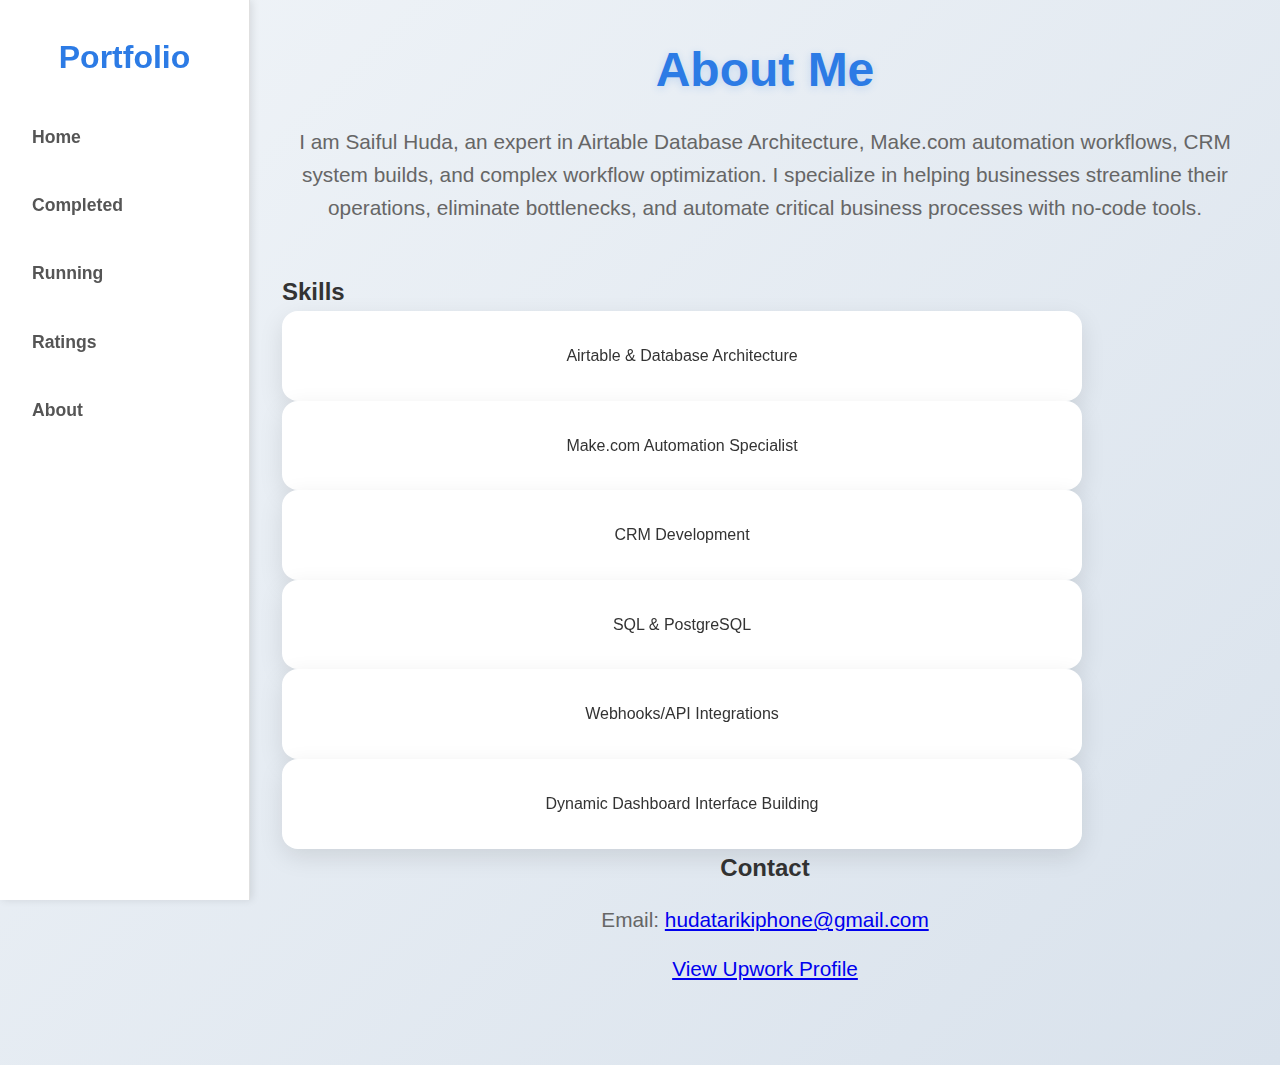
<file: about.html>
<!DOCTYPE html>
<html lang="en">
<head>
  <meta charset="UTF-8">
  <meta name="viewport" content="width=device-width, initial-scale=1.0">
  <title>About Me</title>
  <link rel="stylesheet" href="style.css">
</head>
<body>
  <nav class="sidebar">
    <h2>Portfolio</h2>
    <ul>
      <li><a href="index.html">Home</a></li>
      <li><a href="completed.html">Completed</a></li>
      <li><a href="running.html">Running</a></li>
      <li><a href="ratings.html">Ratings</a></li>
      <li><a href="about.html">About</a></li>
    </ul>
  </nav>

  <main class="content">
    <section class="home-hero">
      <h1>About Me</h1>
      <p>I am Saiful Huda, an expert in Airtable Database Architecture, Make.com automation workflows, CRM system builds, and complex workflow optimization. I specialize in helping businesses streamline their operations, eliminate bottlenecks, and automate critical business processes with no-code tools.</p>
    </section>

    <section>
      <h2>Skills</h2>
      <div class="skills-list">
        <div class="project-card">Airtable & Database Architecture</div>
        <div class="project-card">Make.com Automation Specialist</div>
        <div class="project-card">CRM Development</div>
        <div class="project-card">SQL & PostgreSQL</div>
        <div class="project-card">Webhooks/API Integrations</div>
        <div class="project-card">Dynamic Dashboard Interface Building</div>
      </div>
    </section>

    <section class="home-hero">
      <h2>Contact</h2>
      <p>Email: <a href="mailto:hudatarikiphone@gmail.com">hudatarikiphone@gmail.com</a></p>
      <p><a href="https://www.upwork.com/freelancers/~011f20223c409af559?mp_source=share" target="_blank">View Upwork Profile</a></p>
    </section>
  </main>
</body>
</html>
</file>
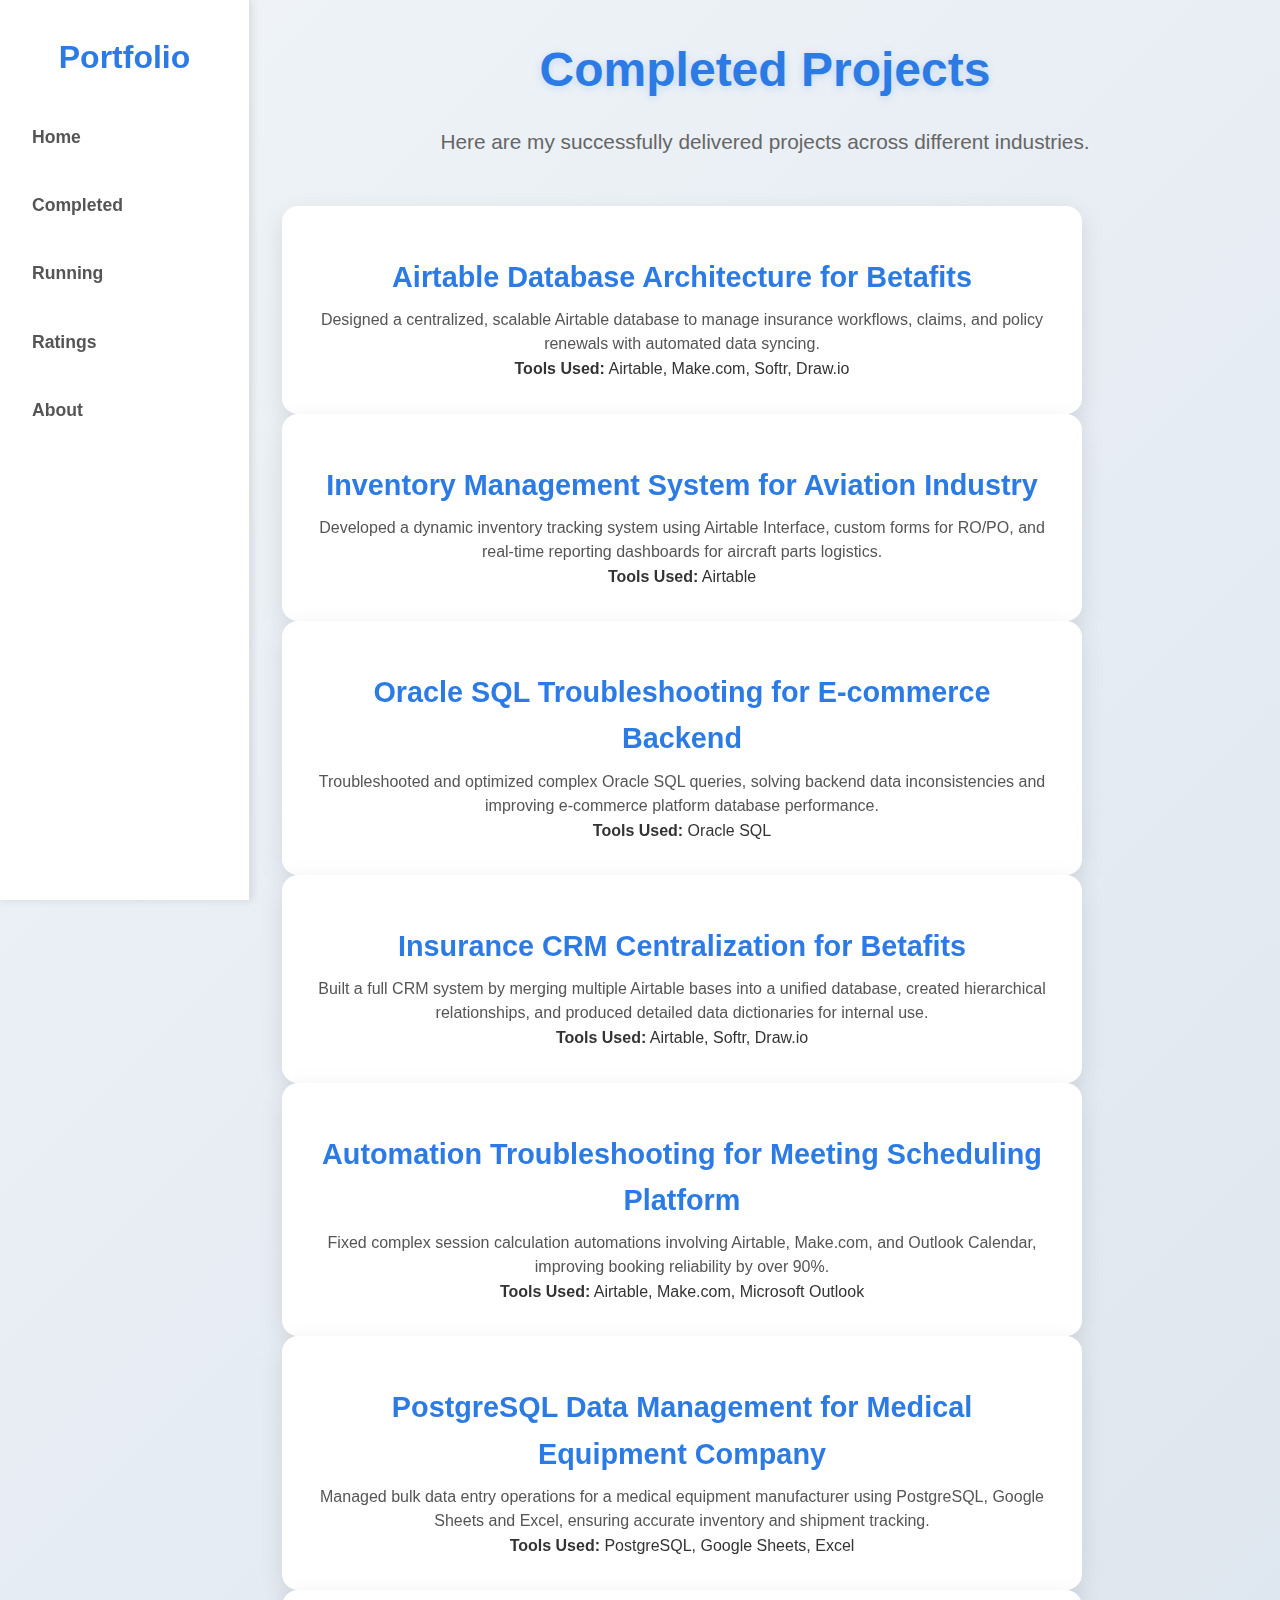
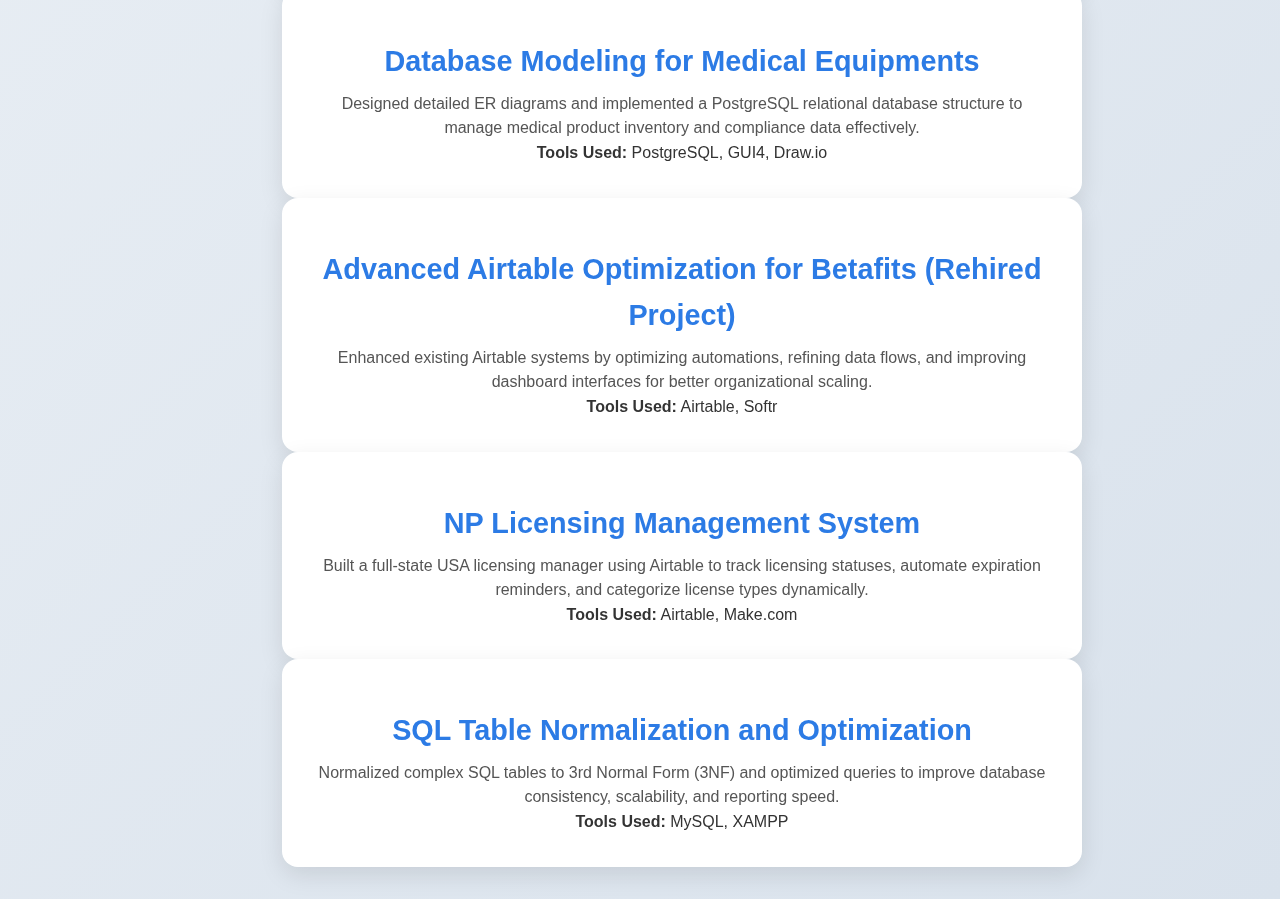
<file: completed.html>
<!DOCTYPE html>
<html lang="en">
<head>
  <meta charset="UTF-8">
  <meta name="viewport" content="width=device-width, initial-scale=1.0">
  <title>Completed Projects</title>
  <link rel="stylesheet" href="style.css">
</head>
<body>
  <nav class="sidebar">
    <h2>Portfolio</h2>
    <ul>
      <li><a href="index.html">Home</a></li>
      <li><a href="completed.html">Completed</a></li>
      <li><a href="running.html">Running</a></li>
      <li><a href="ratings.html">Ratings</a></li>
      <li><a href="about.html">About</a></li>
    </ul>
  </nav>

  <main class="content">
    <section class="home-hero">
      <h1>Completed Projects</h1>
      <p>Here are my successfully delivered projects across different industries.</p>
    </section>
    
    <section>
    
      <div class="project-card">
        <h3>Airtable Database Architecture for Betafits</h3>
        <p>Designed a centralized, scalable Airtable database to manage insurance workflows, claims, and policy renewals with automated data syncing.</p>
        <strong>Tools Used:</strong> Airtable, Make.com, Softr, Draw.io
      </div>
    
      <div class="project-card">
        <h3>Inventory Management System for Aviation Industry</h3>
        <p>Developed a dynamic inventory tracking system using Airtable Interface, custom forms for RO/PO, and real-time reporting dashboards for aircraft parts logistics.</p>
        <strong>Tools Used:</strong> Airtable
    
      </div>
    
      <div class="project-card">
        <h3>Oracle SQL Troubleshooting for E-commerce Backend</h3>
        <p>Troubleshooted and optimized complex Oracle SQL queries, solving backend data inconsistencies and improving e-commerce platform database performance.</p>
        <strong>Tools Used:</strong> Oracle SQL
    
      </div>
    
      <div class="project-card">
        <h3>Insurance CRM Centralization for Betafits</h3>
        <p>Built a full CRM system by merging multiple Airtable bases into a unified database, created hierarchical relationships, and produced detailed data dictionaries for internal use.</p>
        <strong>Tools Used:</strong> Airtable, Softr, Draw.io
    
      </div>
    
      <div class="project-card">
        <h3>Automation Troubleshooting for Meeting Scheduling Platform</h3>
        <p>Fixed complex session calculation automations involving Airtable, Make.com, and Outlook Calendar, improving booking reliability by over 90%.</p>
        <strong>Tools Used:</strong> Airtable, Make.com, Microsoft Outlook
    
      </div>
    
      <div class="project-card">
        <h3>PostgreSQL Data Management for Medical Equipment Company</h3>
        <p>Managed bulk data entry operations for a medical equipment manufacturer using PostgreSQL, Google Sheets and Excel, ensuring accurate inventory and shipment tracking.</p>
        <strong>Tools Used:</strong> PostgreSQL, Google Sheets, Excel
    
      </div>
    
      <div class="project-card">
        <h3>Database Modeling for Medical Equipments</h3>
        <p>Designed detailed ER diagrams and implemented a PostgreSQL relational database structure to manage medical product inventory and compliance data effectively.</p>
        <strong>Tools Used:</strong> PostgreSQL, GUI4, Draw.io
    
      </div>
    
      <div class="project-card">
        <h3>Advanced Airtable Optimization for Betafits (Rehired Project)</h3>
        <p>Enhanced existing Airtable systems by optimizing automations, refining data flows, and improving dashboard interfaces for better organizational scaling.</p>
        <strong>Tools Used:</strong> Airtable, Softr
    
      </div>
    
      <div class="project-card">
        <h3>NP Licensing Management System</h3>
        <p>Built a full-state USA licensing manager using Airtable to track licensing statuses, automate expiration reminders, and categorize license types dynamically.</p>
        <strong>Tools Used:</strong> Airtable, Make.com
    
      </div>
    
      <div class="project-card">
        <h3>SQL Table Normalization and Optimization</h3>
        <p>Normalized complex SQL tables to 3rd Normal Form (3NF) and optimized queries to improve database consistency, scalability, and reporting speed.</p>
        <strong>Tools Used:</strong> MySQL, XAMPP
    
      </div>
    
    </section>
  </main>
</body>
</html>
</file>
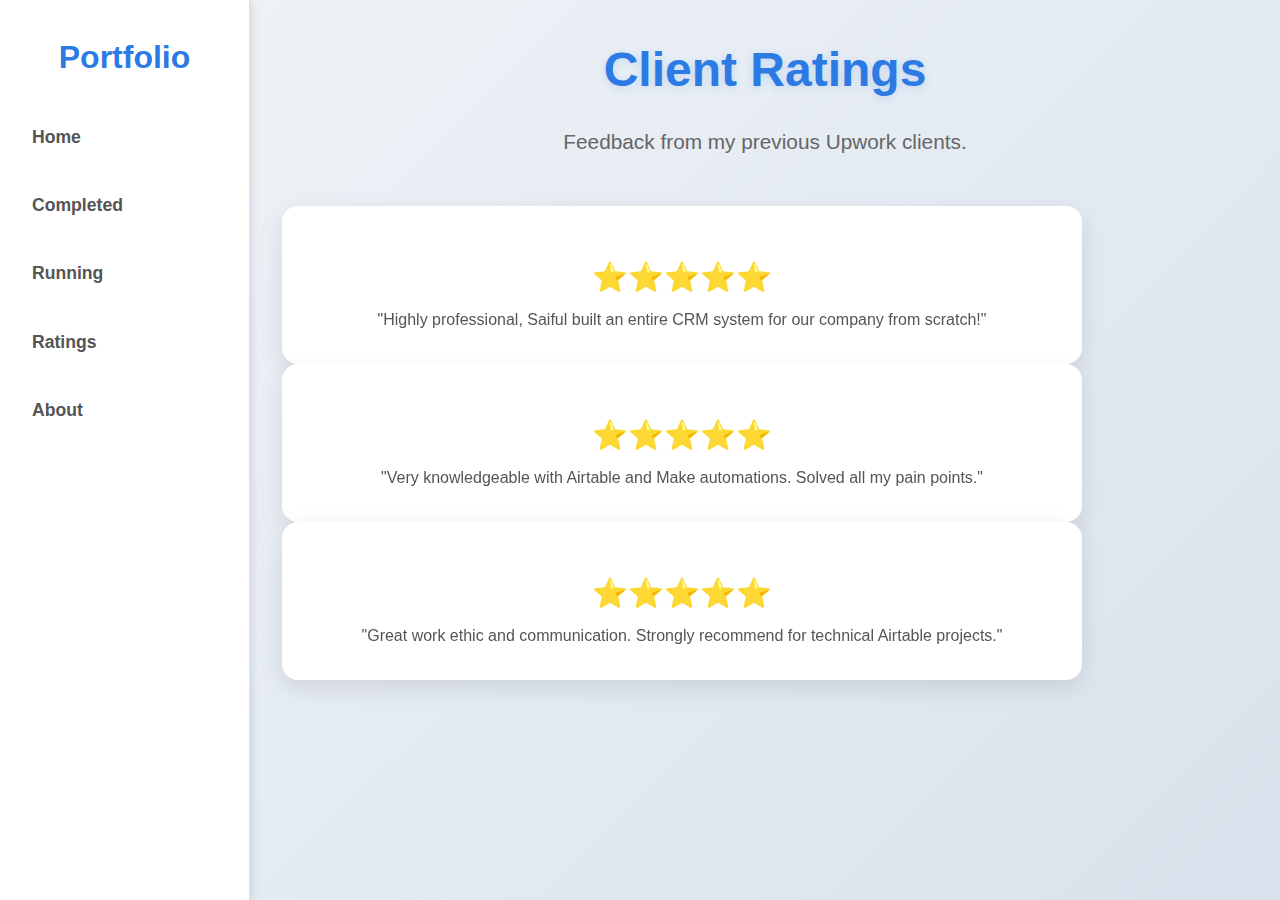
<file: ratings.html>
<!DOCTYPE html>
<html lang="en">
<head>
  <meta charset="UTF-8">
  <meta name="viewport" content="width=device-width, initial-scale=1.0">
  <title>Ratings & Testimonials</title>
  <link rel="stylesheet" href="style.css">
</head>
<body>
  <nav class="sidebar">
    <h2>Portfolio</h2>
    <ul>
      <li><a href="index.html">Home</a></li>
      <li><a href="completed.html">Completed</a></li>
      <li><a href="running.html">Running</a></li>
      <li><a href="ratings.html">Ratings</a></li>
      <li><a href="about.html">About</a></li>
    </ul>
  </nav>

  <main class="content">
    <section class="home-hero">
      <h1>Client Ratings</h1>
      <p>Feedback from my previous Upwork clients.</p>
    </section>

    <section>
      <div class="project-card">
        <h3>⭐⭐⭐⭐⭐</h3>
        <p>"Highly professional, Saiful built an entire CRM system for our company from scratch!"</p>
      </div>
      <div class="project-card">
        <h3>⭐⭐⭐⭐⭐</h3>
        <p>"Very knowledgeable with Airtable and Make automations. Solved all my pain points."</p>
      </div>
      <div class="project-card">
        <h3>⭐⭐⭐⭐⭐</h3>
        <p>"Great work ethic and communication. Strongly recommend for technical Airtable projects."</p>
      </div>
    </section>
  </main>
</body>
</html>
</file>
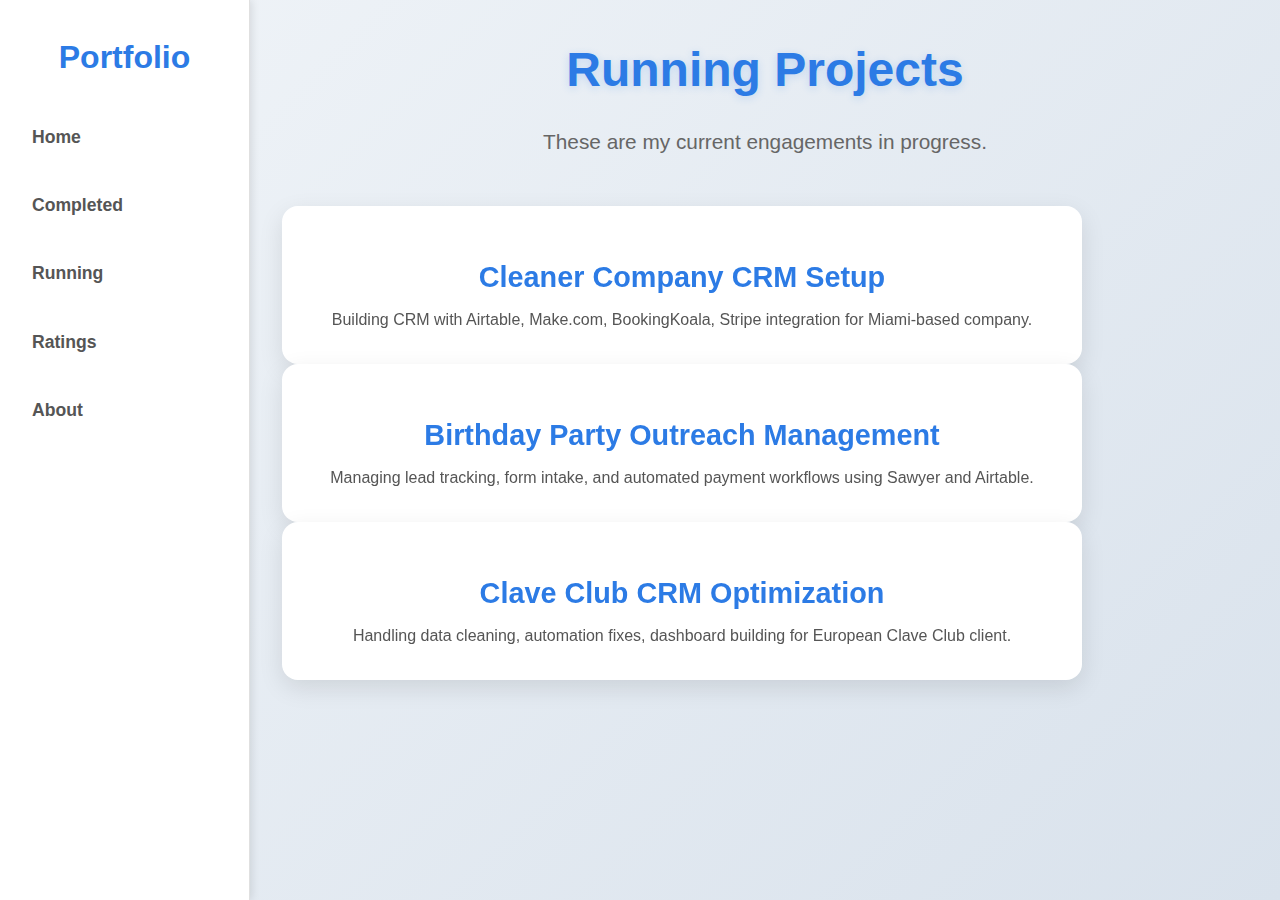
<file: running.html>
<!DOCTYPE html>
<html lang="en">
<head>
  <meta charset="UTF-8">
  <meta name="viewport" content="width=device-width, initial-scale=1.0">
  <title>Running Projects</title>
  <link rel="stylesheet" href="style.css">
</head>
<body>
  <nav class="sidebar">
    <h2>Portfolio</h2>
    <ul>
      <li><a href="index.html">Home</a></li>
      <li><a href="completed.html">Completed</a></li>
      <li><a href="running.html">Running</a></li>
      <li><a href="ratings.html">Ratings</a></li>
      <li><a href="about.html">About</a></li>
    </ul>
  </nav>

  <main class="content">
    <section class="home-hero">
      <h1>Running Projects</h1>
      <p>These are my current engagements in progress.</p>
    </section>

    <section>
      <div class="project-card">
        <h3>Cleaner Company CRM Setup</h3>
        <p>Building CRM with Airtable, Make.com, BookingKoala, Stripe integration for Miami-based company.</p>
      </div>
      <div class="project-card">
        <h3>Birthday Party Outreach Management</h3>
        <p>Managing lead tracking, form intake, and automated payment workflows using Sawyer and Airtable.</p>
      </div>
      <div class="project-card">
        <h3>Clave Club CRM Optimization</h3>
        <p>Handling data cleaning, automation fixes, dashboard building for European Clave Club client.</p>
      </div>
    </section>
  </main>
</body>
</html>
</file>
<file: style.css>
/* Reset */
* {
  margin: 0;
  padding: 0;
  box-sizing: border-box;
}

body {
  font-family: 'Poppins', sans-serif;
  background: linear-gradient(135deg, #f0f4f8 0%, #d9e2ec 100%);
  color: #333;
  display: flex;
  min-height: 100vh;
  line-height: 1.6;
  overflow-x: hidden;
}

.sidebar {
  width: 250px;
  background: #ffffff;
  padding: 2rem 1rem;
  flex-shrink: 0;
  position: sticky;
  top: 0;
  height: 100vh;
  box-shadow: 2px 0 8px rgba(0, 0, 0, 0.1);
  border-right: 1px solid #e0e0e0;
}

.sidebar h2 {
  color: #2c7be5;
  text-align: center;
  margin-bottom: 2rem;
  font-size: 2rem;
}

.sidebar ul {
  list-style: none;
}

.sidebar ul li {
  margin: 1.5rem 0;
}

.sidebar ul li a {
  color: #555;
  text-decoration: none;
  font-weight: 600;
  transition: all 0.3s ease;
  font-size: 1.1rem;
  display: block;
  padding: 0.5rem 1rem;
  border-radius: 8px;
}

.sidebar ul li a:hover {
  background: #2c7be5;
  color: #fff;
  transform: translateX(5px);
}

.content {
  flex-grow: 1;
  padding: 2rem;
  max-width: 1200px;
  margin: 0 auto;
}

.home-hero {
  text-align: center;
  margin-bottom: 3rem;
  animation: fadeUp 1s ease forwards;
}

.home-hero h1 {
  font-size: 3rem;
  color: #2c7be5;
  text-shadow: 0 2px 8px rgba(44, 123, 229, 0.2);
}

.home-hero p {
  margin-top: 1rem;
  font-size: 1.3rem;
  color: #666;
}

.carousel {
  display: flex;
  justify-content: center;
  align-items: center;
  min-height: 500px; /* Increased height for larger images */
  overflow: hidden;
  position: relative;
}

.project-card {
  background: #ffffff;
  padding: 2rem;
  border-radius: 16px;
  text-align: center;
  width: 85%; /* Slightly wider */
  max-width: 800px;
  transition: all 0.5s ease;
  box-shadow: 0 8px 24px rgba(0, 0, 0, 0.1);
  backdrop-filter: blur(8px);
  cursor: pointer;
}

.project-card:hover {
  transform: scale(1.03);
  box-shadow: 0 12px 30px rgba(44, 123, 229, 0.25);
}

.project-card img {
  width: 100%;
  height: 320px; /* Set a clean height */
  object-fit: cover; /* Important: make image nicely fit */
  border-radius: 12px;
  margin-bottom: 1rem;
  transition: transform 0.3s ease;
}

.project-card:hover img {
  transform: scale(1.05);
}

.project-card h3 {
  margin-top: 1rem;
  color: #2c7be5;
  font-size: 1.8rem;
}

.project-card p {
  margin-top: 0.5rem;
  font-size: 1rem;
  color: #555;
  line-height: 1.5;
}

/* Animations */
.fade {
  animation: fade 1s ease-in-out;
}

@keyframes fade {
  from { opacity: 0; }
  to { opacity: 1; }
}

@keyframes fadeUp {
  0% { opacity: 0; transform: translateY(30px); }
  100% { opacity: 1; transform: translateY(0); }
}
</file>
